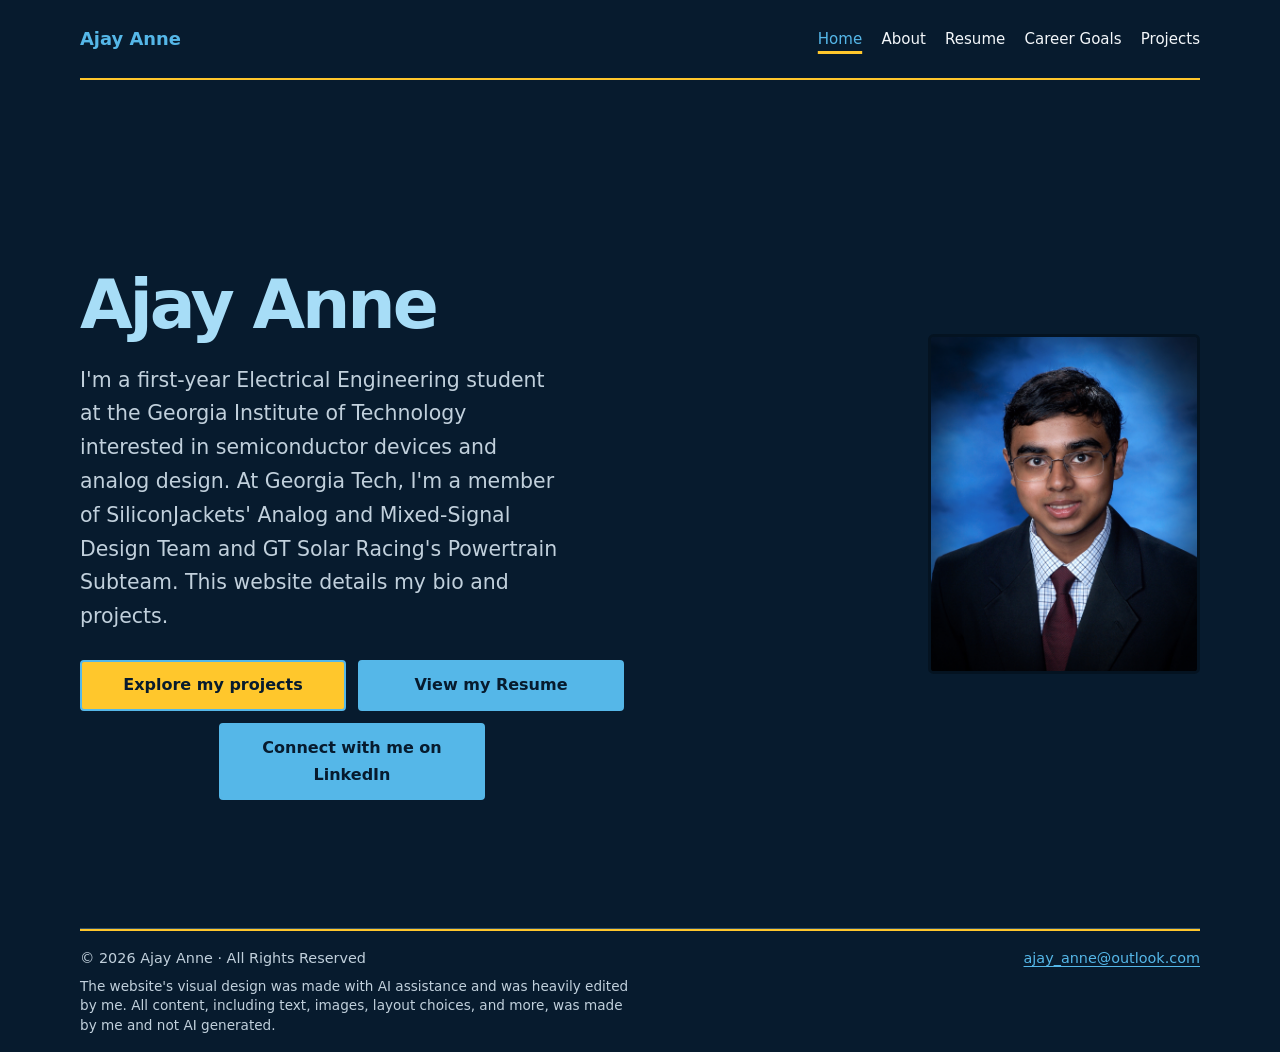
<file: index.html>
<!doctype html>
<html lang="en">
  <head>
    <meta charset="utf-8">
    <meta name="viewport" content="width=device-width, initial-scale=1">
    <meta name="description" content="Personal portfolio, resume, career goals, and projects.">
    <meta name="robots" content="noarchive">
    <meta name="theme-color" content="#071b2e">
    <title>Ajay Anne</title>
    <link rel="stylesheet" href="/assets/css/styles.css?v=202611151414">
  </head>
  <body>
    <a class="skip-link" href="#main">Skip to main content</a>
    <header class="site-header">
      <a class="site-name" href="/">Ajay Anne</a>
      <nav class="site-nav" aria-label="Main navigation">
        <a href="/" aria-current="page">Home</a>
        <a href="/about.html">About</a>
        <a href="/resume.html">Resume</a>
        <a href="/goals.html">Career Goals</a>
        <a href="/projects/">Projects</a>
      </nav>
    </header>

    <main id="main">
      <section class="hero">
        <div class="hero-layout">
          <div class="hero-copy">
            <h1>Ajay Anne</h1>
            <p class="lead">I'm a first-year Electrical Engineering student at the Georgia Institute of Technology interested in semiconductor devices and analog design. At Georgia Tech, I'm a member of SiliconJackets' Analog and Mixed-Signal Design Team and GT Solar Racing's Powertrain Subteam. This website details my bio and projects.</p>
            <div class="home-actions">
              <a class="button button-primary" href="/projects/">Explore my projects</a>
              <a class="button button-secondary" href="/resume.html">View my Resume</a>
              <a class="button button-secondary home-actions-linkedin" href="https://www.linkedin.com/in/ajay-anne-b9b4233ab/" target="_blank" rel="noopener noreferrer">Connect with me on LinkedIn</a>
            </div>
          </div>
          <figure class="hero-portrait">
            <img src="/assets/css/ajay-anne.jpg" alt="">
          </figure>
        </div>
      </section>
    </main>

    <footer class="site-footer">
      <p>© 2026 Ajay Anne · All Rights Reserved</p>
      <p class="footer-attribution">The website's visual design was made with AI assistance and was heavily edited by me. All content, including text, images, layout choices, and more, was made by me and not AI generated.</p>
      <a href="mailto:ajay_anne@outlook.com">ajay_anne@outlook.com</a>
    </footer>
  </body>
</html>
</file>
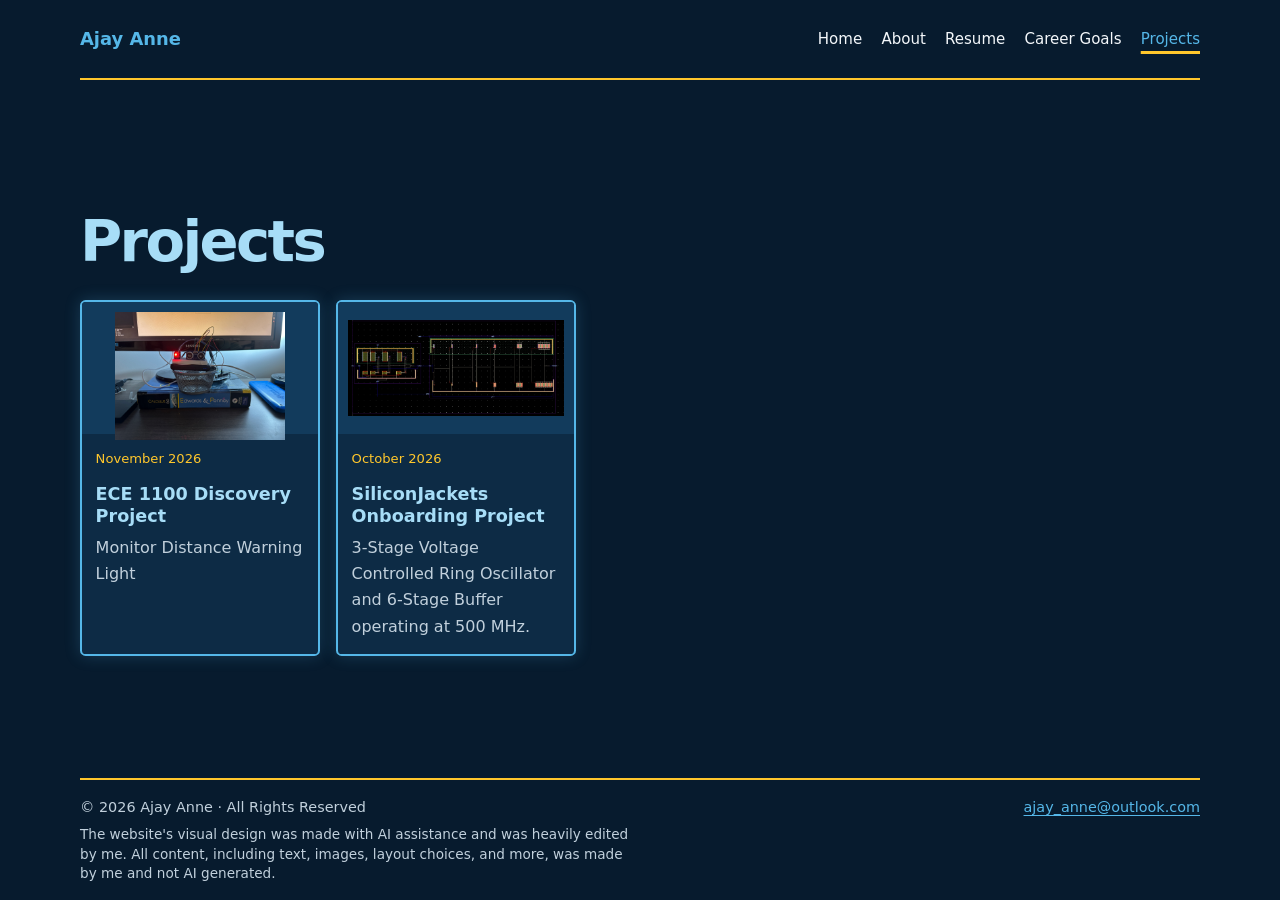
<file: projects/index.html>
<!doctype html>
<html lang="en">
  <head>
    <meta charset="utf-8">
    <meta name="viewport" content="width=device-width, initial-scale=1">
    <meta name="description" content="My projects and technical work.">
    <meta name="robots" content="noarchive">
    <meta name="theme-color" content="#071b2e">
    <title>Projects | Ajay Anne</title>
    <link rel="stylesheet" href="/assets/css/styles.css?v=202611151414">
  </head>
  <body>
    <a class="skip-link" href="#main">Skip to main content</a>
    <header class="site-header">
      <a class="site-name" href="/">Ajay Anne</a>
      <nav class="site-nav" aria-label="Main navigation">
        <a href="/">Home</a>
        <a href="/about.html">About</a>
        <a href="/resume.html">Resume</a>
        <a href="/goals.html">Career Goals</a>
        <a href="/projects/" aria-current="page">Projects</a>
      </nav>
    </header>

    <main id="main" class="page-content">
      <header class="page-heading">
        <h1>Projects</h1>
      </header>

      <section class="project-grid" aria-label="Projects">
        <article>
          <a class="project-card" href="/projects/discovery-project.html">
            <div class="project-thumbnail">
              <img src="/assets/css/monitorDistanceFrontView.JPG" alt="" loading="lazy" decoding="async">
            </div>
            <div class="project-card-content">
              <p class="project-date">November 2026</p>
              <h2>ECE 1100 Discovery Project</h2>
              <p>Monitor Distance Warning Light</p>
            </div>
          </a>
        </article>
        <article>
          <a class="project-card" href="/projects/siliconjackets-onboarding.html">
            <div class="project-thumbnail">
              <img src="/assets/css/Layout.png" alt="" loading="lazy" decoding="async">
            </div>
            <div class="project-card-content">
              <p class="project-date">October 2026</p>
              <h2>SiliconJackets Onboarding Project</h2>
              <p>3-Stage Voltage Controlled Ring Oscillator and 6-Stage Buffer operating at 500 MHz.</p>
            </div>
          </a>
        </article>
      </section>
    </main>

    <footer class="site-footer">
      <p>© 2026 Ajay Anne · All Rights Reserved</p>
      <p class="footer-attribution">The website's visual design was made with AI assistance and was heavily edited by me. All content, including text, images, layout choices, and more, was made by me and not AI generated.</p>
      <a href="mailto:ajay_anne@outlook.com">ajay_anne@outlook.com</a>
    </footer>
  </body>
</html>
</file>
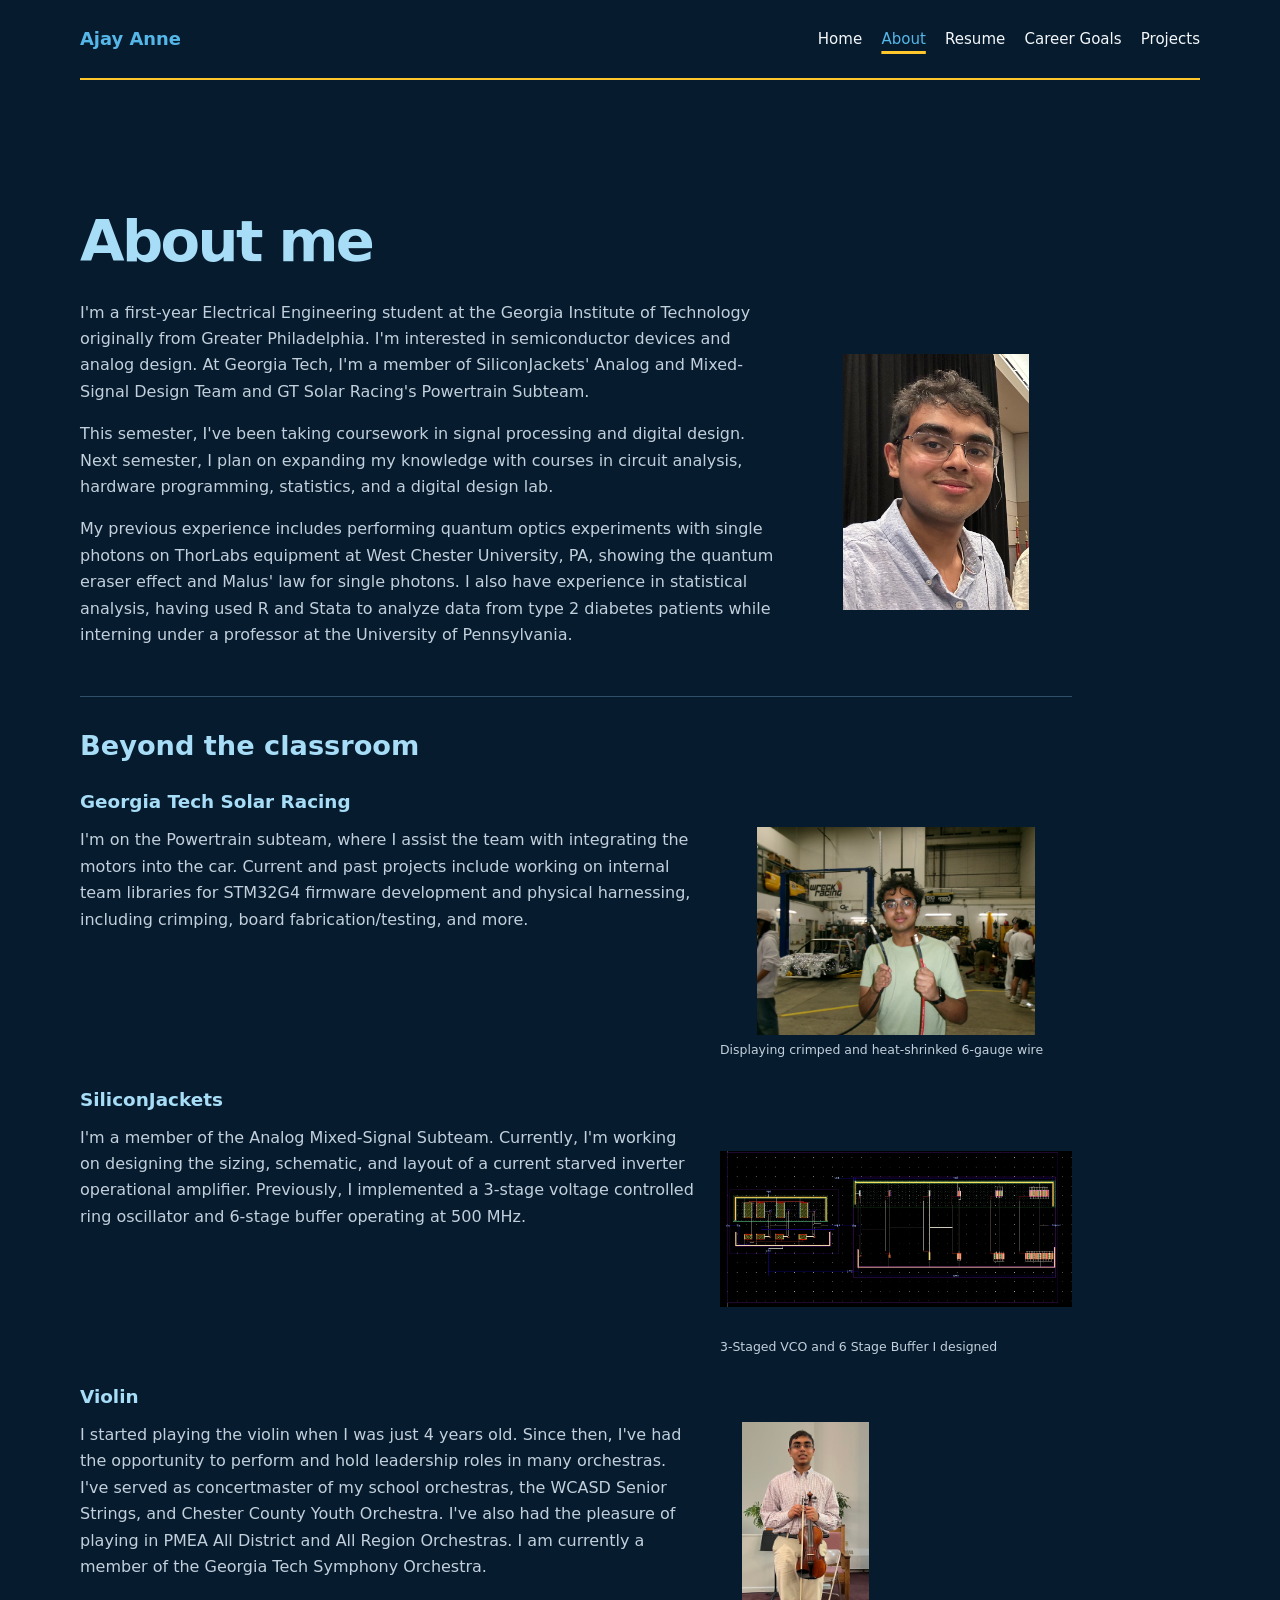
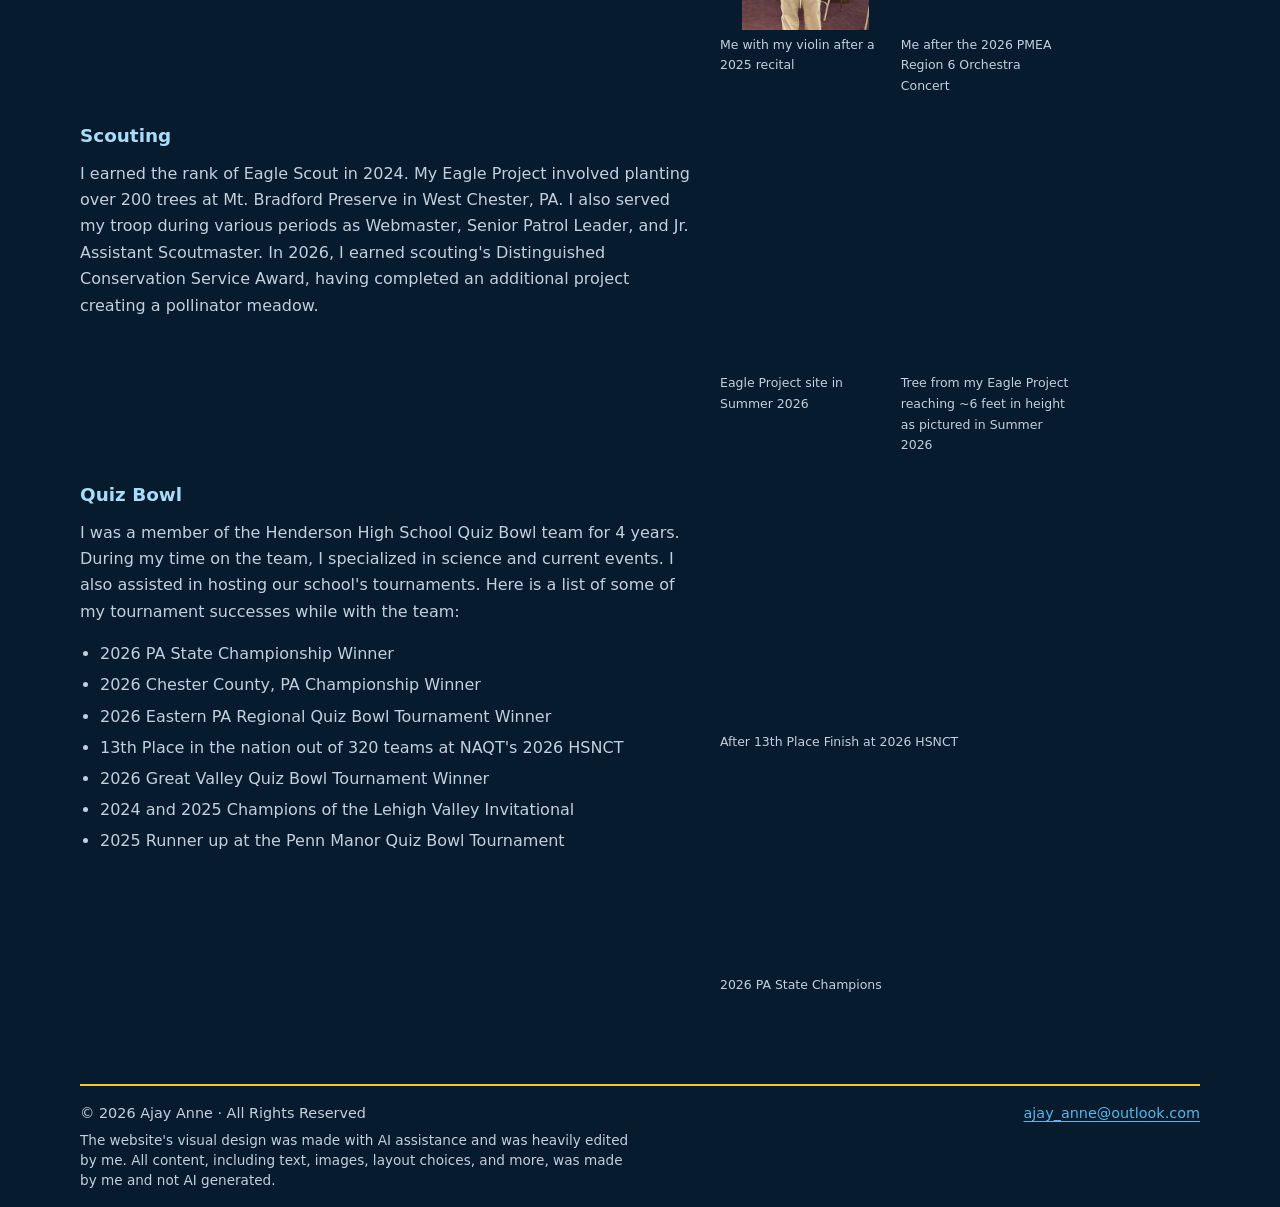
<file: about.html>
<!doctype html>
<html lang="en">
  <head>
    <meta charset="utf-8">
    <meta name="viewport" content="width=device-width, initial-scale=1">
    <meta name="description" content="My bio">
    <meta name="robots" content="noarchive">
    <meta name="theme-color" content="#071b2e">
    <title>About Me | Ajay Anne</title>
    <link rel="stylesheet" href="/assets/css/styles.css?v=202611151414">
  </head>
  <body>
    <a class="skip-link" href="#main">Skip to main content</a>
    <header class="site-header">
      <a class="site-name" href="/">Ajay Anne</a>
      <nav class="site-nav" aria-label="Main navigation">
        <a href="/">Home</a>
        <a href="/about.html" aria-current="page">About</a>
        <a href="/resume.html">Resume</a>
        <a href="/goals.html">Career Goals</a>
        <a href="/projects/">Projects</a>
      </nav>
    </header>

    <main id="main" class="page-content">
      <header class="page-heading">
        <h1>About me</h1>
      </header>

      <section class="about-intro" aria-label="About Ajay">
        <div class="about-intro-layout">
          <div class="about-intro-copy">
            <p>I'm a first-year Electrical Engineering student at the Georgia Institute of Technology originally from Greater Philadelphia. I'm interested in semiconductor devices and analog design. At Georgia Tech, I'm a member of SiliconJackets' Analog and Mixed-Signal Design Team and GT Solar Racing's Powertrain Subteam.</p>
            <p>This semester, I've been taking coursework in signal processing and digital design. Next semester, I plan on expanding my knowledge with courses in circuit analysis, hardware programming, statistics, and a digital design lab.</p>
            <p>My previous experience includes performing quantum optics experiments with single photons on ThorLabs equipment at West Chester University, PA, showing the quantum eraser effect and Malus' law for single photons. I also have experience in statistical analysis, having used R and Stata to analyze data from type 2 diabetes patients while interning under a professor at the University of Pennsylvania.</p>
          </div>
          <figure class="about-casual-photo">
            <img src="/assets/css/about-casual.jpg" alt="" decoding="async">
          </figure>
        </div>
      </section>

      <section class="about-experiences" aria-labelledby="experiences-heading">
        <h2 id="experiences-heading">Beyond the classroom</h2>

        <article class="about-section">
          <h3>Georgia Tech Solar Racing</h3>
          <div class="about-section-layout">
            <p>I'm on the Powertrain subteam, where I assist the team with integrating the motors into the car. Current and past projects include working on internal team libraries for STM32G4 firmware development and physical harnessing, including crimping, board fabrication/testing, and more.</p>
            <div class="about-photo-grid about-photo-grid-single">
              <figure>
                <img src="/assets/css/solar_racing.jpg" alt="Displaying crimped and heat-shrinked 6-gauge wire" loading="lazy" decoding="async">
                <figcaption>Displaying crimped and heat-shrinked 6-gauge wire</figcaption>
              </figure>
            </div>
          </div>
        </article>

        <article class="about-section">
          <h3>SiliconJackets</h3>
          <div class="about-section-layout">
            <p>I'm a member of the Analog Mixed-Signal Subteam. Currently, I'm working on designing the sizing, schematic, and layout of a current starved inverter operational amplifier. Previously, I implemented a 3-stage voltage controlled ring oscillator and 6-stage buffer operating at 500 MHz.</p>
            <div class="about-photo-grid about-photo-grid-single">
              <figure>
                <a href="/projects/siliconjackets-onboarding.html">
                  <img src="/assets/css/Layout.png" alt="3-Staged VCO and 6 Stage Buffer I designed" loading="lazy" decoding="async">
                </a>
                <figcaption>3-Staged VCO and 6 Stage Buffer I designed</figcaption>
              </figure>
            </div>
          </div>
        </article>

        <article class="about-section">
          <h3>Violin</h3>
          <div class="about-section-layout">
            <p>I started playing the violin when I was just 4 years old. Since then, I've had the opportunity to perform and hold leadership roles in many orchestras. I've served as concertmaster of my school orchestras, the WCASD Senior Strings, and Chester County Youth Orchestra. I've also had the pleasure of playing in PMEA All District and All Region Orchestras. I am currently a member of the Georgia Tech Symphony Orchestra.</p>
            <div class="about-photo-grid">
              <figure>
                <img src="/assets/css/violin.jpg" alt="Me with my violin after a 2025 recital" loading="lazy" decoding="async">
                <figcaption>Me with my violin after a 2025 recital</figcaption>
              </figure>
              <figure>
                <img src="/assets/css/violin2.jpg" alt="Me after the 2026 PMEA Region 6 Orchestra Concert" loading="lazy" decoding="async">
                <figcaption>Me after the 2026 PMEA Region 6 Orchestra Concert</figcaption>
              </figure>
            </div>
          </div>
        </article>

        <article class="about-section">
          <h3>Scouting</h3>
          <div class="about-section-layout">
            <p>I earned the rank of Eagle Scout in 2024. My Eagle Project involved planting over 200 trees at Mt. Bradford Preserve in West Chester, PA. I also served my troop during various periods as Webmaster, Senior Patrol Leader, and Jr. Assistant Scoutmaster. In 2026, I earned scouting's Distinguished Conservation Service Award, having completed an additional project creating a pollinator meadow. </p>
            <div class="about-photo-grid">
              <figure>
                <img src="/assets/css/EagleProject1.JPG" alt="Eagle Project site in Summer 2026" loading="lazy" decoding="async">
                <figcaption>Eagle Project site in Summer 2026</figcaption>
              </figure>
              <figure>
                <img src="/assets/css/EagleProject2.JPG" alt="Tree from my Eagle Project reaching ~6 feet in height as pictured in Summer 2026" loading="lazy" decoding="async">
                <figcaption>Tree from my Eagle Project reaching ~6 feet in height as pictured in Summer 2026</figcaption>
              </figure>
            </div>
          </div>
        </article>

        <article class="about-section">
          <h3>Quiz Bowl</h3>
          <div class="about-section-layout">
            <div class="quiz-bowl-copy">
              <p>I was a member of the Henderson High School Quiz Bowl team for 4 years. During my time on the team, I specialized in science and current events. I also assisted in hosting our school's tournaments. Here is a list of some of my tournament successes while with the team:</p>
              <ul class="tournament-list">
                <li>2026 PA State Championship Winner</li>
                <li>2026 Chester County, PA Championship Winner</li>
                <li>2026 Eastern PA Regional Quiz Bowl Tournament Winner</li>
                <li>13th Place in the nation out of 320 teams at NAQT's 2026 HSNCT</li>
                <li>2026 Great Valley Quiz Bowl Tournament Winner</li>
                <li>2024 and 2025 Champions of the Lehigh Valley Invitational</li>
                <li>2025 Runner up at the Penn Manor Quiz Bowl Tournament</li>
              </ul>
            </div>
            <div class="about-photo-grid quiz-bowl-photo-grid">
              <figure>
                <img src="/assets/css/HSNCT%2013th%20Place.jpg" alt="After 13th Place Finish at 2026 HSNCT" loading="lazy" decoding="async">
                <figcaption>After 13th Place Finish at 2026 HSNCT</figcaption>
              </figure>
              <figure>
                <img src="/assets/css/PA%20State%20Championship.jpg" alt="2026 PA State Champions" loading="lazy" decoding="async">
                <figcaption>2026 PA State Champions</figcaption>
              </figure>
            </div>
          </div>
        </article>
      </section>
    </main>

    <footer class="site-footer">
      <p>© 2026 Ajay Anne · All Rights Reserved</p>
      <p class="footer-attribution">The website's visual design was made with AI assistance and was heavily edited by me. All content, including text, images, layout choices, and more, was made by me and not AI generated.</p>
      <a href="mailto:ajay_anne@outlook.com">ajay_anne@outlook.com</a>
    </footer>
  </body>
</html>
</file>
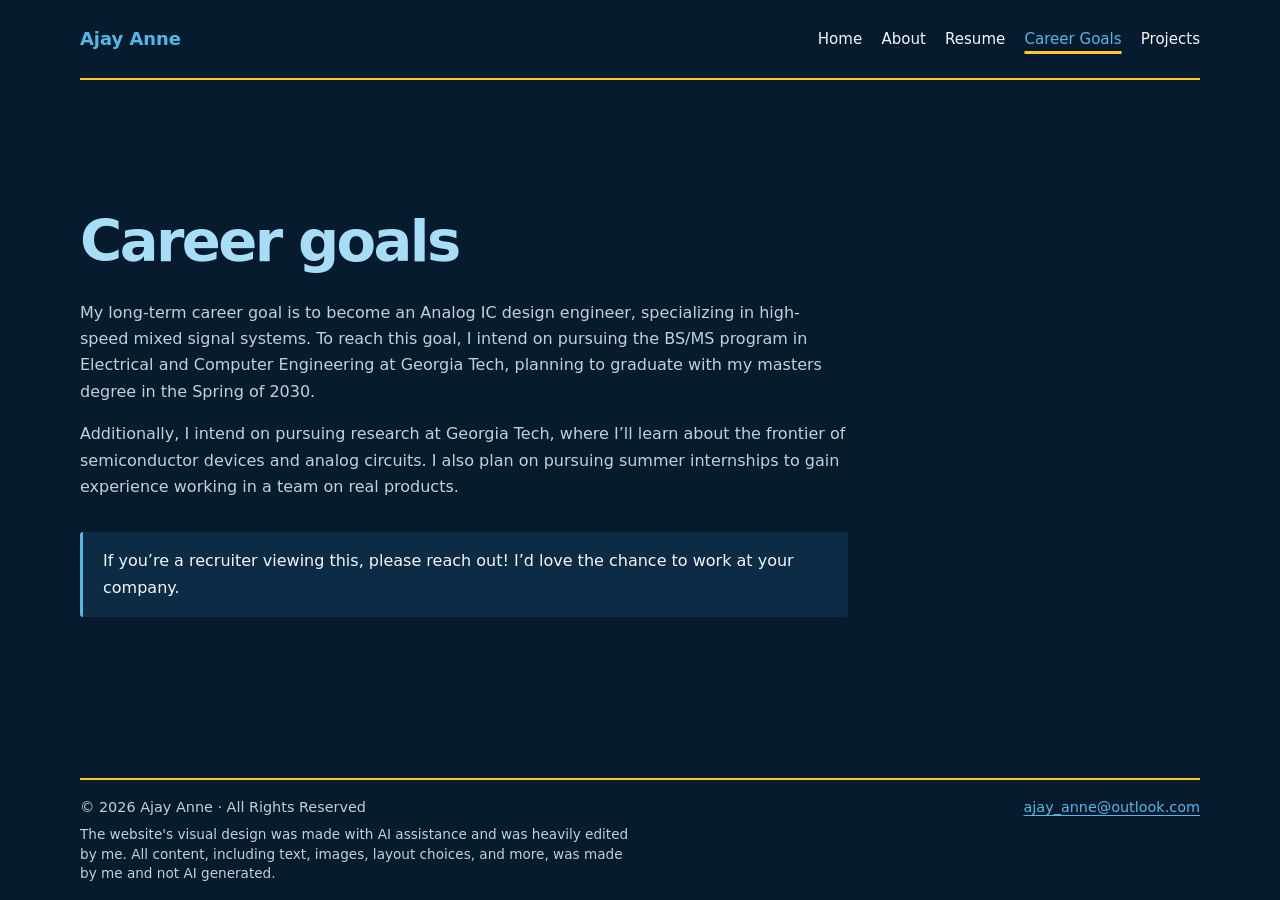
<file: goals.html>
<!doctype html>
<html lang="en">
  <head>
    <meta charset="utf-8">
    <meta name="viewport" content="width=device-width, initial-scale=1">
    <meta name="description" content="My career goals.">
    <meta name="robots" content="noarchive">
    <meta name="theme-color" content="#071b2e">
    <title>Career Goals | Ajay Anne</title>
    <link rel="stylesheet" href="/assets/css/styles.css?v=202611151414">
  </head>
  <body>
    <a class="skip-link" href="#main">Skip to main content</a>
    <header class="site-header">
      <a class="site-name" href="/">Ajay Anne</a>
      <nav class="site-nav" aria-label="Main navigation">
        <a href="/">Home</a>
        <a href="/about.html">About</a>
        <a href="/resume.html">Resume</a>
        <a href="/goals.html" aria-current="page">Career Goals</a>
        <a href="/projects/">Projects</a>
      </nav>
    </header>

    <main id="main" class="page-content">
      <header class="page-heading">
        <h1>Career goals</h1>
      </header>

      <section class="prose">
        <p>My long-term career goal is to become an Analog IC design engineer, specializing in high-speed mixed signal systems. To reach this goal, I intend on pursuing the BS/MS program in Electrical and Computer Engineering at Georgia Tech, planning to graduate with my masters degree in the Spring of 2030.</p>

        <p>Additionally, I intend on pursuing research at Georgia Tech, where I’ll learn about the frontier of semiconductor devices and analog circuits. I also plan on pursuing summer internships to gain experience working in a team on real products.</p>

        <p class="career-contact">If you’re a recruiter viewing this, please reach out! I’d love the chance to work at your company.</p>
      </section>
    </main>

    <footer class="site-footer">
      <p>© 2026 Ajay Anne · All Rights Reserved</p>
      <p class="footer-attribution">The website's visual design was made with AI assistance and was heavily edited by me. All content, including text, images, layout choices, and more, was made by me and not AI generated.</p>
      <a href="mailto:ajay_anne@outlook.com">ajay_anne@outlook.com</a>
    </footer>
  </body>
</html>
</file>
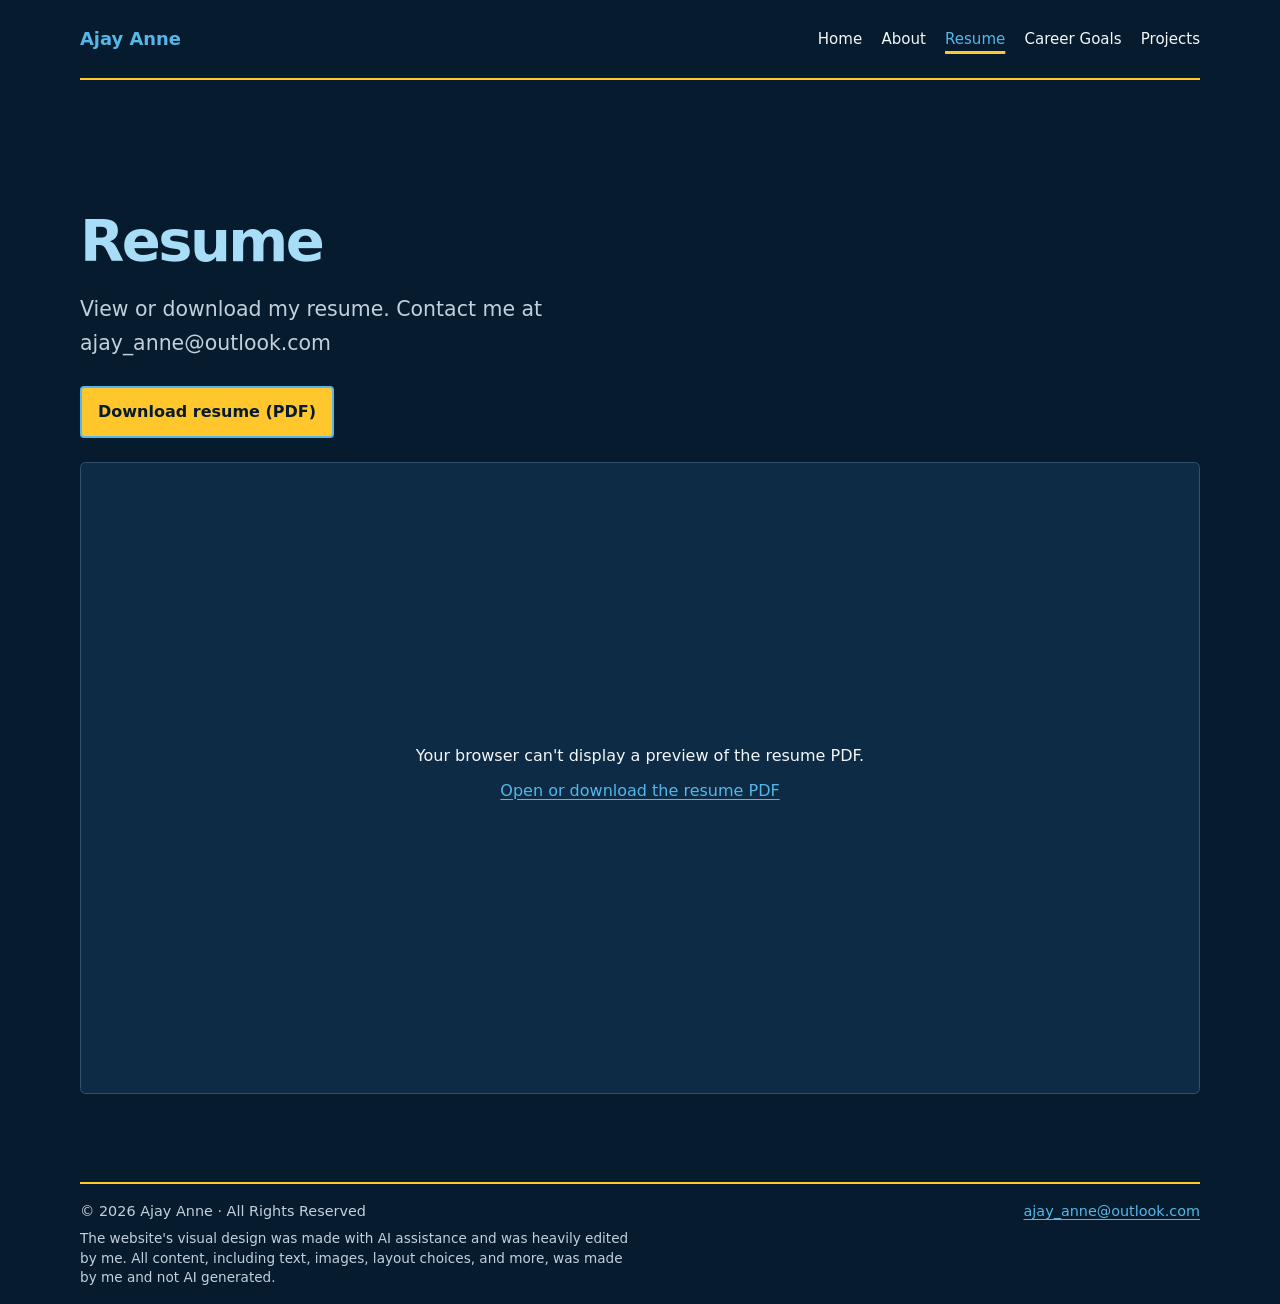
<file: resume.html>
<!doctype html>
<html lang="en">
  <head>
    <meta charset="utf-8">
    <meta name="viewport" content="width=device-width, initial-scale=1">
    <meta name="description" content="View or download my resume">
    <meta name="robots" content="noarchive">
    <meta name="theme-color" content="#071b2e">
    <title>Resume | Ajay Anne</title>
    <link rel="stylesheet" href="/assets/css/styles.css?v=202611151414">
  </head>
  <body>
    <a class="skip-link" href="#main">Skip to main content</a>
    <header class="site-header">
      <a class="site-name" href="/">Ajay Anne</a>
      <nav class="site-nav" aria-label="Main navigation">
        <a href="/">Home</a>
        <a href="/about.html">About</a>
        <a href="/resume.html" aria-current="page">Resume</a>
        <a href="/goals.html">Career Goals</a>
        <a href="/projects/">Projects</a>
      </nav>
    </header>

    <main id="main" class="page-content">
      <header class="page-heading">
        <h1>Resume</h1>
        <p class="lead">View or download my resume. Contact me at ajay_anne@outlook.com</p>
        <div class="button-row">
          <a class="button button-primary" href="/assets/files/resume.pdf" download>Download resume (PDF)</a>
        </div>
      </header>

      <section class="resume-viewer" aria-label="Resume PDF">
        <object data="/assets/files/resume.pdf" type="application/pdf" aria-label="Resume PDF preview">
          <div class="resume-fallback">
            <p>Your browser can't display a preview of the resume PDF.</p>
            <p><a href="/assets/files/resume.pdf">Open or download the resume PDF</a></p>
          </div>
        </object>
      </section>
    </main>

    <footer class="site-footer">
      <p>© 2026 Ajay Anne · All Rights Reserved</p>
      <p class="footer-attribution">The website's visual design was made with AI assistance and was heavily edited by me. All content, including text, images, layout choices, and more, was made by me and not AI generated.</p>
      <a href="mailto:ajay_anne@outlook.com">ajay_anne@outlook.com</a>
    </footer>
  </body>
</html>
</file>
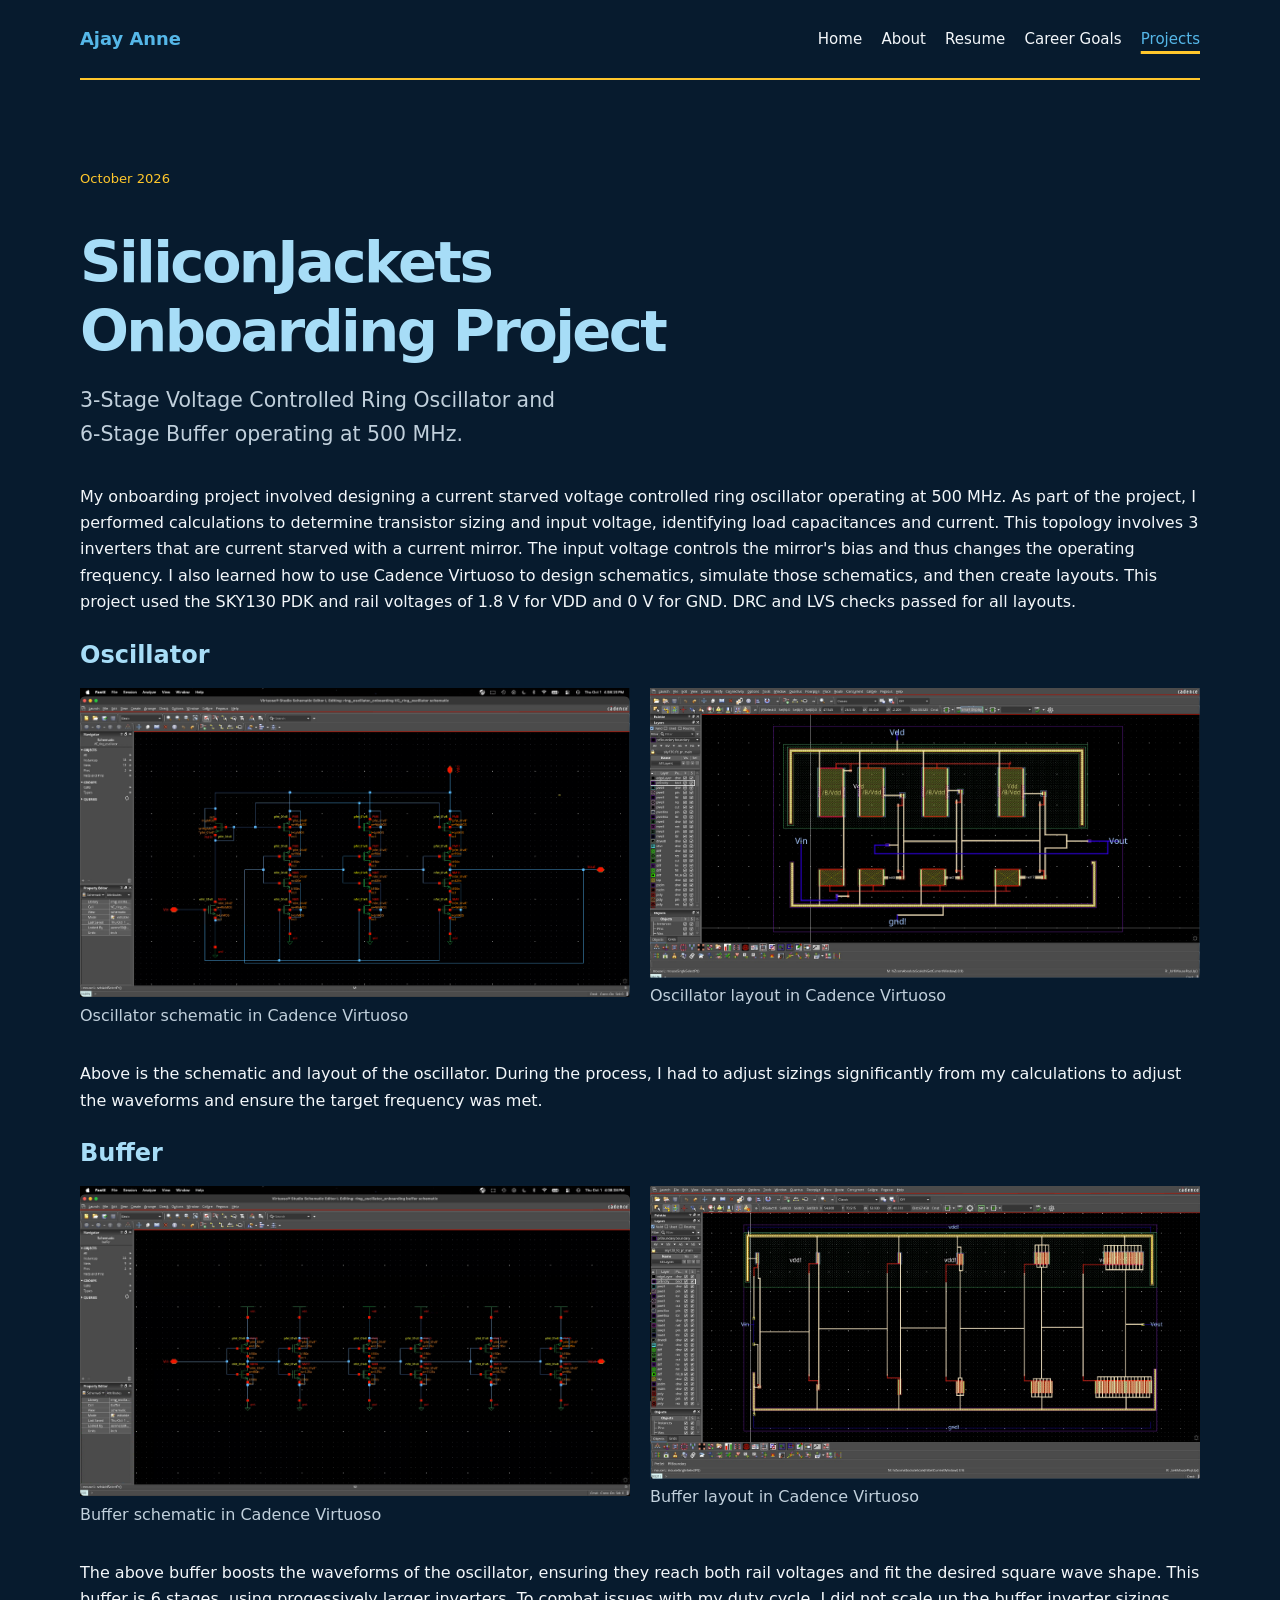
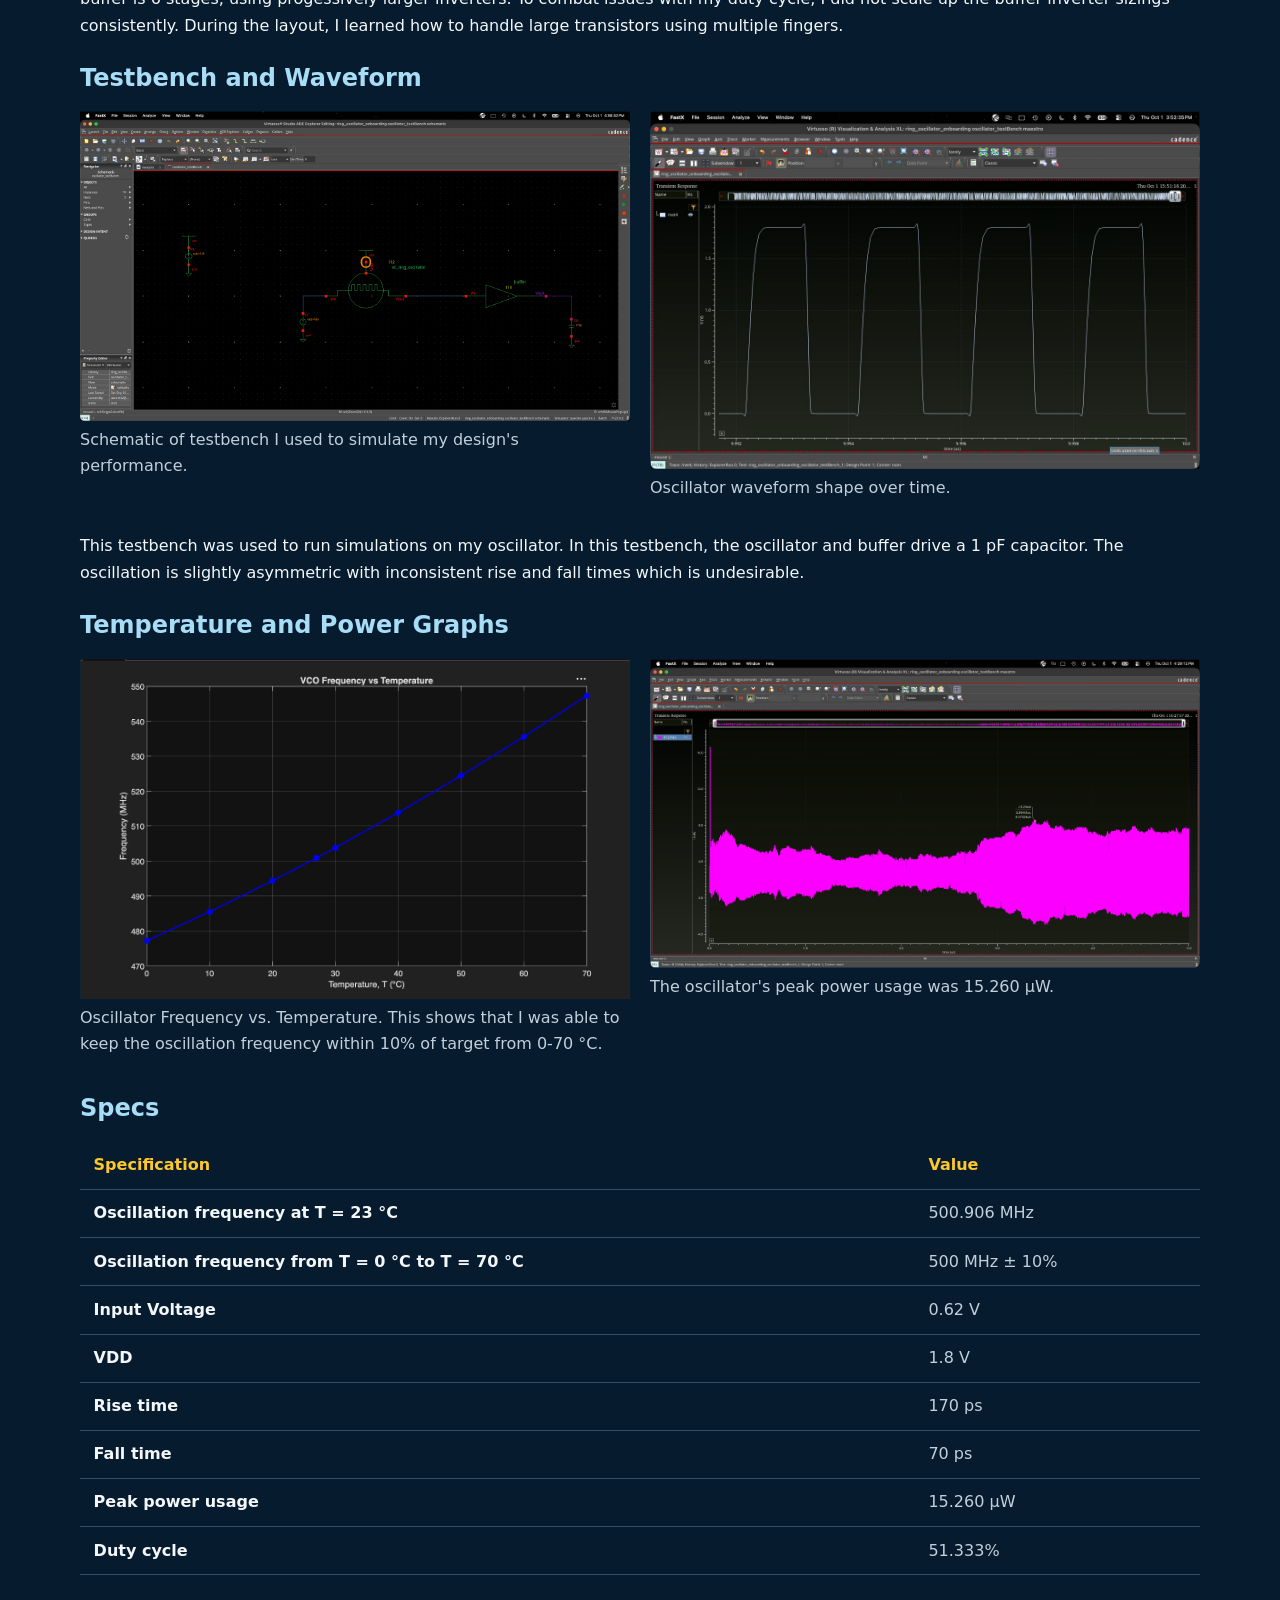
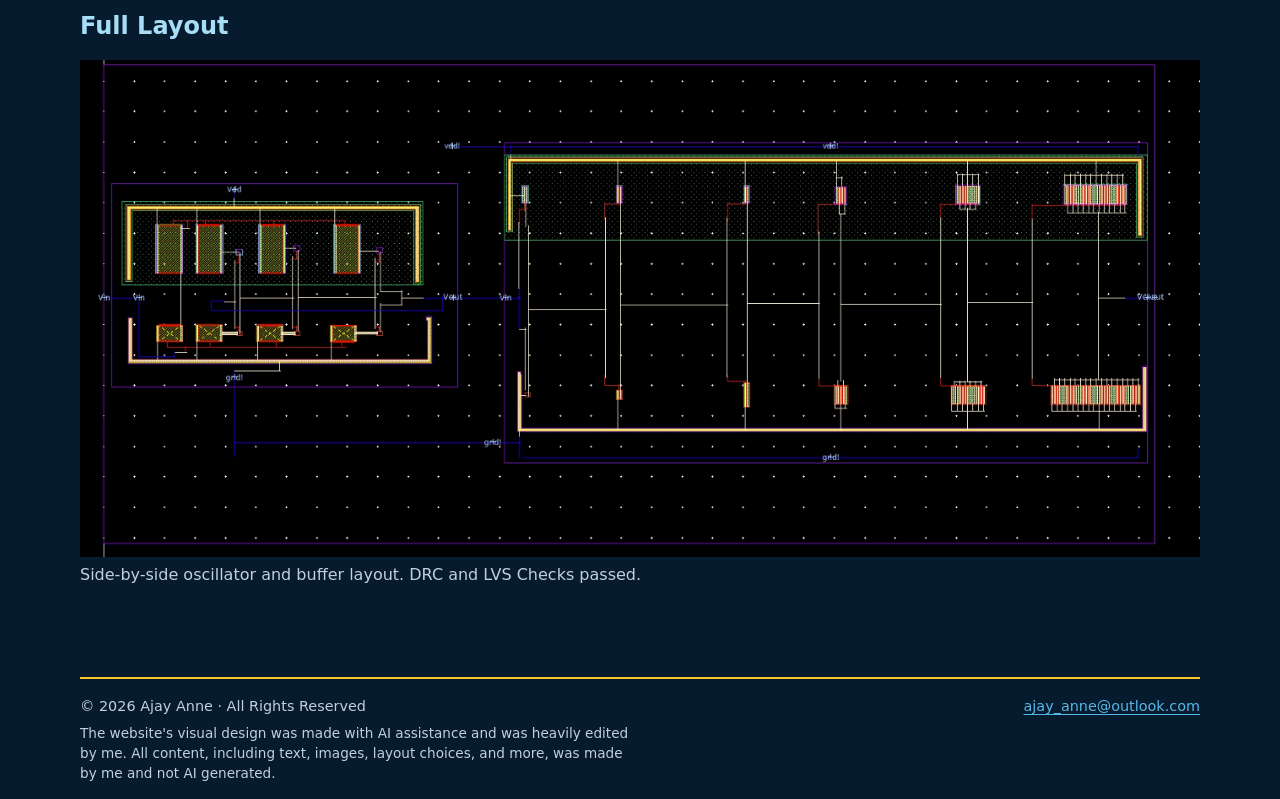
<file: projects/siliconjackets-onboarding.html>
<!doctype html>
<html lang="en">
  <head>
    <meta charset="utf-8">
    <meta name="viewport" content="width=device-width, initial-scale=1">
    <meta name="description" content="SiliconJackets Onboarding Project by Ajay Anne.">
    <meta name="robots" content="noarchive">
    <meta name="theme-color" content="#071b2e">
    <title>SiliconJackets Onboarding Project | Ajay Anne</title>
    <link rel="stylesheet" href="/assets/css/styles.css?v=202611151414">
  </head>
  <body>
    <a class="skip-link" href="#main">Skip to main content</a>
    <header class="site-header">
      <a class="site-name" href="/">Ajay Anne</a>
      <nav class="site-nav" aria-label="Main navigation">
        <a href="/">Home</a>
        <a href="/about.html">About</a>
        <a href="/resume.html">Resume</a>
        <a href="/goals.html">Career Goals</a>
        <a href="/projects/" aria-current="page">Projects</a>
      </nav>
    </header>

    <main id="main" class="page-content">
      <header class="page-heading">
        <p class="project-date">October 2026</p>
        <h1>SiliconJackets Onboarding Project</h1>
        <p class="lead">3-Stage Voltage Controlled Ring Oscillator and 6-Stage Buffer operating at 500 MHz.</p>
      </header>

      <section class="technical-project-section" aria-labelledby="oscillator-heading">
        <p class="technical-project-description">My onboarding project involved designing a current starved voltage controlled ring oscillator operating at 500 MHz. As part of the project, I performed calculations to determine transistor sizing and input voltage, identifying load capacitances and current. This topology involves 3 inverters that are current starved with a current mirror. The input voltage controls the mirror's bias and thus changes the operating frequency. I also learned how to use Cadence Virtuoso to design schematics, simulate those schematics, and then create layouts. This project used the SKY130 PDK and rail voltages of 1.8 V for VDD and 0 V for GND. DRC and LVS checks passed for all layouts.</p>
        <h2 id="oscillator-heading">Oscillator</h2>
        <div class="technical-project-gallery technical-project-gallery-pair">
          <figure>
            <img src="/assets/css/OscillatorSchematic.png" alt="Oscillator schematic in Cadence Virtuoso" loading="lazy" decoding="async">
            <figcaption>Oscillator schematic in Cadence Virtuoso</figcaption>
          </figure>
          <figure>
            <img src="/assets/css/OscillatorLayout.png" alt="Oscillator layout in Cadence Virtuoso" loading="lazy" decoding="async">
            <figcaption>Oscillator layout in Cadence Virtuoso</figcaption>
          </figure>
        </div>
      </section>

      <section class="technical-project-section" aria-labelledby="buffer-heading">
        <p class="technical-project-description">Above is the schematic and layout of the oscillator. During the process, I had to adjust sizings significantly from my calculations to adjust the waveforms and ensure the target frequency was met.</p>
        <h2 id="buffer-heading">Buffer</h2>
        <div class="technical-project-gallery technical-project-gallery-pair">
          <figure>
            <img src="/assets/css/BufferSchematic.png" alt="Buffer schematic in Cadence Virtuoso" loading="lazy" decoding="async">
            <figcaption>Buffer schematic in Cadence Virtuoso</figcaption>
          </figure>
          <figure>
            <img src="/assets/css/BufferLayout.png" alt="Buffer layout in Cadence Virtuoso" loading="lazy" decoding="async">
            <figcaption>Buffer layout in Cadence Virtuoso</figcaption>
          </figure>
        </div>
      </section>

      <section class="technical-project-section" aria-labelledby="testbench-heading">
        <p class="technical-project-description">The above buffer boosts the waveforms of the oscillator, ensuring they reach both rail voltages and fit the desired square wave shape. This buffer is 6 stages, using progessively larger inverters. To combat issues with my duty cycle, I did not scale up the buffer inverter sizings consistently. During the layout, I learned how to handle large transistors using multiple fingers.</p>
        <h2 id="testbench-heading">Testbench and Waveform</h2>
        <div class="technical-project-gallery technical-project-gallery-pair">
          <figure>
            <img src="/assets/css/TestBenchSchematic.png" alt="Schematic of testbench I used to simulate my design's performance." loading="lazy" decoding="async">
            <figcaption>Schematic of testbench I used to simulate my design's performance.</figcaption>
          </figure>
          <figure>
            <img src="/assets/css/OscillationCurves.png" alt="Oscillator waveform shape over time." loading="lazy" decoding="async">
            <figcaption>Oscillator waveform shape over time.</figcaption>
          </figure>
        </div>
      </section>

      <section class="technical-project-section" aria-labelledby="graphs-heading">
        <p class="technical-project-description">This testbench was used to run simulations on my oscillator. In this testbench, the oscillator and buffer drive a 1 pF capacitor. The oscillation is slightly asymmetric with inconsistent rise and fall times which is undesirable.</p>
        <h2 id="graphs-heading">Temperature and Power Graphs</h2>
        <div class="technical-project-gallery technical-project-gallery-pair">
          <figure>
            <img src="/assets/css/VCOFreqvsTemp.png" alt="Oscillator Frequency vs. Temperature. This shows that I was able to keep the oscillation frequency within 10% of target from 0-70 °C." loading="lazy" decoding="async">
            <figcaption>Oscillator Frequency vs. Temperature. This shows that I was able to keep the oscillation frequency within 10% of target from 0-70 °C.</figcaption>
          </figure>
          <figure>
            <img src="/assets/css/OscillatorPowerConsumption.png" alt="The oscillator's peak power usage was 15.260 μW." loading="lazy" decoding="async">
            <figcaption>The oscillator's peak power usage was 15.260 μW.</figcaption>
          </figure>
        </div>
      </section>

      <section class="technical-project-section" aria-labelledby="specs-heading">
        <h2 id="specs-heading">Specs</h2>
        <div class="specs-table-wrapper">
          <table class="specs-table">
            <thead>
              <tr>
                <th scope="col">Specification</th>
                <th scope="col">Value</th>
              </tr>
            </thead>
            <tbody>
              <tr>
                <th scope="row">Oscillation frequency at T = 23 °C</th>
                <td>500.906 MHz</td>
              </tr>
              <tr>
                <th scope="row">Oscillation frequency from T = 0 °C to T = 70 °C</th>
                <td>500 MHz ± 10%</td>
              </tr>
              <tr>
                <th scope="row">Input Voltage</th>
                <td>0.62 V</td>
              </tr>
              <tr>
                <th scope="row">VDD</th>
                <td>1.8 V</td>
              </tr>
              <tr>
                <th scope="row">Rise time</th>
                <td>170 ps</td>
              </tr>
              <tr>
                <th scope="row">Fall time</th>
                <td>70 ps</td>
              </tr>
              <tr>
                <th scope="row">Peak power usage</th>
                <td>15.260 μW</td>
              </tr>
              <tr>
                <th scope="row">Duty cycle</th>
                <td>51.333%</td>
              </tr>
            </tbody>
          </table>
        </div>
      </section>

      <section class="technical-project-section" aria-labelledby="full-layout-heading">
        <h2 id="full-layout-heading">Full Layout</h2>
        <div class="technical-project-gallery">
          <figure>
            <img src="/assets/css/Layout.png" alt="Side-by-side oscillator and buffer layout" loading="lazy" decoding="async">
            <figcaption>Side-by-side oscillator and buffer layout. DRC and LVS Checks passed.</figcaption>
          </figure>
        </div>
      </section>
    </main>

    <footer class="site-footer">
      <p>© 2026 Ajay Anne · All Rights Reserved</p>
      <p class="footer-attribution">The website's visual design was made with AI assistance and was heavily edited by me. All content, including text, images, layout choices, and more, was made by me and not AI generated.</p>
      <a href="mailto:ajay_anne@outlook.com">ajay_anne@outlook.com</a>
    </footer>
  </body>
</html>
</file>
<file: assets/css/styles.css>
:root {
  color-scheme: dark;
  --navy: #55b7e8;
  --navy-dark: #a7ddf7;
  --gold: #ffc72c;
  --ink: #f3f7fa;
  --muted: #c1d0dc;
  --paper: #071b2e;
  --surface: #0d2b45;
  --surface-raised: #123b5c;
  --border: #31516a;
  --button-bg: #ffc72c;
  --button-hover: #ffda70;
  --button-text: #071b2e;
  --content-width: 70rem;
}

* {
  box-sizing: border-box;
}

html {
  scroll-behavior: smooth;
}

body {
  display: flex;
  min-height: 100vh;
  min-width: 20rem;
  flex-direction: column;
  margin: 0;
  color: var(--ink);
  background: var(--paper);
  font-family: system-ui, -apple-system, BlinkMacSystemFont, "Segoe UI", sans-serif;
  font-size: 1rem;
  line-height: 1.65;
}

a {
  color: var(--navy);
  text-underline-offset: 0.18em;
}

a:hover {
  color: var(--navy-dark);
}

a:focus-visible {
  outline: 3px solid var(--gold);
  outline-offset: 4px;
}

.skip-link {
  position: absolute;
  z-index: 2;
  top: 0.75rem;
  left: 0.75rem;
  padding: 0.55rem 0.8rem;
  transform: translateY(-160%);
  color: var(--button-text);
  background: var(--button-bg);
}

.skip-link:focus {
  transform: translateY(0);
}

.site-header,
.site-footer {
  align-items: center;
  gap: 1.5rem;
  width: min(100% - 3rem, var(--content-width));
  margin-inline: auto;
}

.site-header {
  display: grid;
  min-height: 5rem;
  grid-template-columns: minmax(0, 1fr) auto;
  border-bottom: 2px solid var(--gold);
}

.site-name {
  flex: 0 0 auto;
  color: var(--navy);
  font-size: 1.12rem;
  font-weight: 750;
  text-decoration: none;
}

.site-nav {
  display: flex;
  flex-wrap: wrap;
  margin-left: auto;
  justify-content: flex-end;
  gap: 0.35rem 1.2rem;
}

.site-nav a {
  padding-block: 0.4rem;
  color: var(--ink);
  font-size: 0.94rem;
  text-decoration: none;
}

.site-nav a:hover,
.site-nav a[aria-current="page"] {
  color: var(--navy);
  text-decoration: underline;
  text-decoration-color: var(--gold);
  text-decoration-thickness: 3px;
  text-underline-offset: 0.42rem;
}

main {
  flex: 1;
  width: min(100% - 3rem, var(--content-width));
  margin-inline: auto;
}

.hero {
  padding-block: clamp(4rem, 10vw, 8rem);
  border-bottom: 1px solid var(--border);
}

.hero-layout {
  display: grid;
  grid-template-columns: minmax(0, 1fr) minmax(12rem, 17rem);
  align-items: center;
  gap: clamp(1rem, 2.5vw, 2rem);
}

.hero-copy h1 {
  max-width: 18ch;
}

.hero-portrait {
  margin: 0;
}

.hero-portrait img {
  display: block;
  width: 100%;
  aspect-ratio: 4 / 5;
  border: 3px solid #041321;
  border-radius: 0.35rem;
  background: var(--surface-raised);
  color: var(--ink);
  object-fit: cover;
  text-align: center;
}

p {
  margin-top: 0;
}

h1 {
  color: var(--navy-dark);
  line-height: 1.2;
  max-width: 18ch;
  margin-bottom: 1.1rem;
  font-size: clamp(2.4rem, 6vw, 4.25rem);
  letter-spacing: -0.045em;
}

.lead {
  max-width: 30rem;
  color: var(--muted);
  font-size: clamp(1.1rem, 2vw, 1.28rem);
}

.button-row,
.home-actions {
  display: flex;
  flex-wrap: wrap;
  gap: 0.75rem;
  margin-top: 1.6rem;
}

.home-actions {
  display: grid;
  grid-template-columns: repeat(2, minmax(0, 1fr));
  max-width: 34rem;
}

.button {
  display: inline-flex;
  min-height: 2.9rem;
  align-items: center;
  justify-content: center;
  padding: 0.65rem 1rem;
  border: 2px solid var(--navy);
  border-radius: 0.25rem;
  font-weight: 700;
  text-align: center;
  text-decoration: none;
}

.button-primary {
  color: var(--button-text);
  background: var(--button-bg);
}

.button-primary:hover {
  color: var(--button-text);
  background: var(--button-hover);
}

.button-secondary {
  color: var(--button-text);
  background: var(--navy);
  border-color: var(--navy);
}

.button-secondary:hover {
  color: var(--button-text);
  background: var(--navy-dark);
  border-color: var(--navy-dark);
}

.home-actions .button {
  width: 100%;
}

.home-actions .home-actions-linkedin {
  grid-column: 1 / -1;
  justify-self: center;
  width: calc((100% - 0.75rem) / 2);
}

.page-content {
  min-height: 65vh;
  padding-block: clamp(3rem, 7vw, 5.5rem);
}

.page-heading {
  margin-bottom: 1.5rem;
}

.page-heading h1 {
  font-size: clamp(2.4rem, 6vw, 3.6rem);
}

.prose {
  max-width: 48rem;
}

.prose p {
  color: var(--muted);
}

.prose .career-contact {
  margin-top: 2rem;
  padding: 1rem 1.25rem;
  border-left: 3px solid var(--navy);
  border-radius: 0.2rem;
  background: var(--surface);
  color: var(--ink);
}

.project-grid {
  display: grid;
  grid-template-columns: repeat(auto-fit, minmax(min(100%, 13rem), 15rem));
  gap: 1rem;
  max-width: 48rem;
}

.project-grid article {
  min-width: 0;
}

.project-card {
  display: flex;
  height: 100%;
  flex-direction: column;
  overflow: hidden;
  border: 2px solid var(--navy);
  border-radius: 0.35rem;
  background: var(--surface);
  box-shadow: 0 0 16px rgb(85 183 232 / 22%);
  color: var(--ink);
  text-decoration: none;
  transition: border-color 150ms ease, background-color 150ms ease, box-shadow 150ms ease, transform 150ms ease;
}

.project-card:hover {
  transform: translateY(-2px);
  border-color: var(--navy-dark);
  background: var(--surface-raised);
  box-shadow: 0 0 22px rgb(85 183 232 / 38%);
  color: var(--ink);
}

.project-card:focus-visible {
  outline: 3px solid var(--gold);
  outline-offset: 4px;
}

.project-thumbnail {
  display: grid;
  min-height: 7rem;
  aspect-ratio: 16 / 9;
  place-items: center;
  padding: 0.65rem;
  background: var(--surface-raised);
  color: var(--muted);
  text-align: center;
}

.project-thumbnail img {
  display: block;
  width: 100%;
  max-height: 8rem;
  object-fit: contain;
}

.project-card-content {
  padding: 0.85rem;
}

.project-card-content h2 {
  margin-bottom: 0.4rem;
  color: var(--navy-dark);
  font-size: 1.1rem;
  line-height: 1.25;
}

.project-card-content p:last-child {
  margin-bottom: 0;
  color: var(--muted);
}

.project-date {
  margin-bottom: 0.35rem;
  color: var(--gold);
  font-size: 0.82rem;
}

.about-intro {
  max-width: 62rem;
  padding-bottom: 2rem;
  border-bottom: 1px solid var(--border);
}

.about-intro-layout {
  display: grid;
  grid-template-columns: minmax(0, 1fr) minmax(12rem, 17rem);
  align-items: center;
  gap: 1.5rem;
}

.about-intro-copy p {
  color: var(--muted);
}

.about-casual-photo {
  margin: 0;
}

.about-casual-photo img {
  display: block;
  width: auto;
  max-width: 100%;
  max-height: 16rem;
  margin-inline: auto;
  object-fit: contain;
}

.about-casual-photo figcaption {
  margin-top: 0.3rem;
  color: var(--muted);
  font-size: 0.78rem;
}

.about-experiences {
  max-width: 62rem;
  margin-top: 2rem;
}

.about-experiences > h2 {
  margin-bottom: 1.5rem;
  color: var(--navy-dark);
  font-size: 1.7rem;
  line-height: 1.25;
}

.about-section {
  max-width: 62rem;
  margin-top: 1.5rem;
}

.about-section h3 {
  margin-bottom: 0.6rem;
  color: var(--navy-dark);
  font-size: 1.15rem;
}

.about-section-layout {
  display: grid;
  grid-template-columns: minmax(0, 1fr) minmax(17rem, 22rem);
  align-items: start;
  gap: 1.5rem;
}

.about-section-layout > p {
  margin: 0;
  color: var(--muted);
}

.quiz-bowl-copy p {
  color: var(--muted);
}

.tournament-list {
  margin: 0;
  padding-left: 1.25rem;
  color: var(--muted);
}

.tournament-list li + li {
  margin-top: 0.3rem;
}

.about-photo-grid {
  display: grid;
  grid-template-columns: repeat(2, minmax(0, 1fr));
  gap: 0.6rem;
}

.about-photo-grid-single {
  grid-template-columns: minmax(0, 1fr);
}

.quiz-bowl-photo-grid {
  grid-template-columns: minmax(0, 1fr);
}

.quiz-bowl-photo-grid img {
  height: 17rem;
}

.about-photo-grid figure {
  min-width: 0;
  margin: 0;
}

.about-photo-grid img {
  display: block;
  width: 100%;
  height: 13rem;
  object-fit: contain;
}

.about-photo-grid figcaption {
  margin-top: 0.3rem;
  color: var(--muted);
  font-size: 0.78rem;
}

.resume-viewer {
  overflow: hidden;
  min-height: 70vh;
  border: 1px solid var(--border);
  border-radius: 0.35rem;
  background: var(--surface);
}

.resume-viewer object {
  display: block;
  width: 100%;
  height: 70vh;
  min-height: 35rem;
  border: 0;
}

.resume-fallback {
  display: grid;
  min-height: 70vh;
  align-content: center;
  justify-items: center;
  padding: 2rem;
  text-align: center;
}

.resume-fallback p {
  margin-bottom: 0.5rem;
}

code {
  padding: 0.12em 0.3em;
  border-radius: 0.2rem;
  background: var(--surface);
  font-size: 0.9em;
}

.feature-visual,
.discovery-section {
  margin: 2rem 0 0;
}

.feature-visual {
  margin-top: 0;
}

.discovery-section h2 {
  margin-bottom: 0.8rem;
  color: var(--navy-dark);
  font-size: 1.5rem;
}

.discovery-overview-layout {
  display: grid;
  grid-template-columns: minmax(0, 1.8fr) minmax(16rem, 1fr);
  align-items: start;
  gap: 2rem;
}

.discovery-overview-layout h2 {
  margin-top: 0;
}

.discovery-view-gallery {
  display: grid;
  grid-template-columns: repeat(3, minmax(0, 1fr));
  gap: 1rem;
}

.discovery-view-gallery figure {
  min-width: 0;
  margin: 0;
}

.discovery-view-gallery img {
  display: block;
  width: 100%;
  height: auto;
}

.discovery-view-gallery figcaption {
  margin-top: 0.35rem;
  color: var(--muted);
}

.discovery-schematic-layout {
  display: grid;
  grid-template-columns: minmax(0, 1fr) minmax(0, 1fr);
  align-items: start;
  gap: 1.5rem;
}

.discovery-schematic-layout img {
  display: block;
  width: 100%;
  height: auto;
}

.discovery-video {
  overflow: hidden;
  width: 100%;
  max-width: 48rem;
  margin-inline: auto;
  aspect-ratio: 16 / 9;
  background: var(--surface);
}

.discovery-video iframe {
  display: block;
  width: 100%;
  height: 100%;
  border: 0;
}

.discovery-code {
  overflow-x: auto;
  margin: 0;
  padding-block: 1rem;
  border: 1px solid var(--border);
  border-radius: 0.35rem;
  background: var(--surface);
  color: var(--ink);
  font-size: 0.9rem;
  line-height: 1.55;
  white-space: pre;
}

.discovery-code code {
  padding: 0;
  background: transparent;
  font: inherit;
}

.technical-project-section {
  margin-top: 2rem;
}

.technical-project-section h2 {
  margin-bottom: 0.8rem;
  color: var(--navy-dark);
  font-size: 1.5rem;
}

.technical-project-gallery {
  display: grid;
  gap: 1.25rem;
}

.technical-project-gallery-pair {
  grid-template-columns: repeat(2, minmax(0, 1fr));
}

.technical-project-gallery figure {
  min-width: 0;
  margin: 0;
}

.technical-project-gallery img {
  display: block;
  width: 100%;
  height: auto;
  background: var(--surface);
}

.technical-project-gallery figcaption {
  min-height: 1.65rem;
  margin-top: 0.35rem;
  color: var(--muted);
}

.specs-table-wrapper {
  overflow-x: auto;
}

.specs-table {
  width: 100%;
  border-collapse: collapse;
  text-align: left;
}

.specs-table th,
.specs-table td {
  padding: 0.65rem 0.85rem;
  border-bottom: 1px solid var(--border);
}

.specs-table thead th {
  color: var(--gold);
}

.specs-table tbody th {
  color: var(--ink);
  font-weight: 600;
}

.specs-table tbody td {
  color: var(--muted);
}

.site-footer {
  display: grid;
  min-height: 6rem;
  align-content: center;
  grid-template-columns: minmax(0, 1fr) auto;
  grid-template-areas:
    "copyright contact"
    "attribution attribution";
  gap: 0.35rem 1.5rem;
  padding-block: 1rem;
  border-top: 2px solid var(--gold);
  color: var(--muted);
  font-size: 0.9rem;
}

.site-footer p {
  margin: 0;
}

.site-footer p:first-child {
  grid-area: copyright;
}

.site-footer .footer-attribution {
  grid-area: attribution;
  max-width: 35rem;
  color: var(--muted);
  font-size: 0.85rem;
  line-height: 1.45;
}

.site-footer a {
  grid-area: contact;
  justify-self: end;
  overflow-wrap: anywhere;
}

@media (max-width: 44rem) {
  .discovery-overview-layout {
    grid-template-columns: minmax(0, 1fr);
  }

  .discovery-view-gallery {
    grid-template-columns: minmax(0, 1fr);
  }

  .discovery-schematic-layout {
    grid-template-columns: minmax(0, 1fr);
  }

  .technical-project-gallery-pair {
    grid-template-columns: minmax(0, 1fr);
  }

  .about-section-layout {
    grid-template-columns: minmax(0, 1fr);
  }

  .about-intro-layout {
    grid-template-columns: minmax(0, 1fr) minmax(6.5rem, 8rem);
    gap: 0.75rem;
  }

  .about-casual-photo img {
    max-height: 12rem;
  }

  .about-photo-grid {
    max-width: 22rem;
  }

  .about-photo-grid img {
    height: 11rem;
  }

  .quiz-bowl-photo-grid {
    max-width: 22rem;
  }

  .quiz-bowl-photo-grid img {
    height: 15rem;
  }

  .hero-layout {
    grid-template-columns: minmax(0, 1fr) minmax(6.5rem, 8rem);
    gap: 0.75rem;
  }

  .hero-copy h1 {
    font-size: clamp(1.65rem, 7vw, 2.25rem);
  }

  .hero-copy .lead {
    font-size: 0.95rem;
  }

  .home-actions {
    grid-template-columns: minmax(0, 1fr);
  }

  .home-actions .home-actions-linkedin {
    justify-self: stretch;
    width: 100%;
  }

  .hero-portrait {
    width: auto;
  }

  .site-header {
    grid-template-columns: minmax(0, 1fr);
    padding-block: 1rem;
  }

  .site-nav {
    justify-self: end;
    width: 100%;
    margin-left: 0;
    justify-content: flex-end;
    gap: 0.2rem 1rem;
  }

  .site-nav a {
    font-size: 0.9rem;
  }

  .site-footer {
    grid-template-columns: minmax(0, 1fr);
    grid-template-areas:
      "copyright"
      "contact"
      "attribution";
    gap: 0.35rem;
  }

  .site-footer a {
    justify-self: start;
  }
}

@media (prefers-reduced-motion: reduce) {
  html {
    scroll-behavior: auto;
  }
}
</file>
